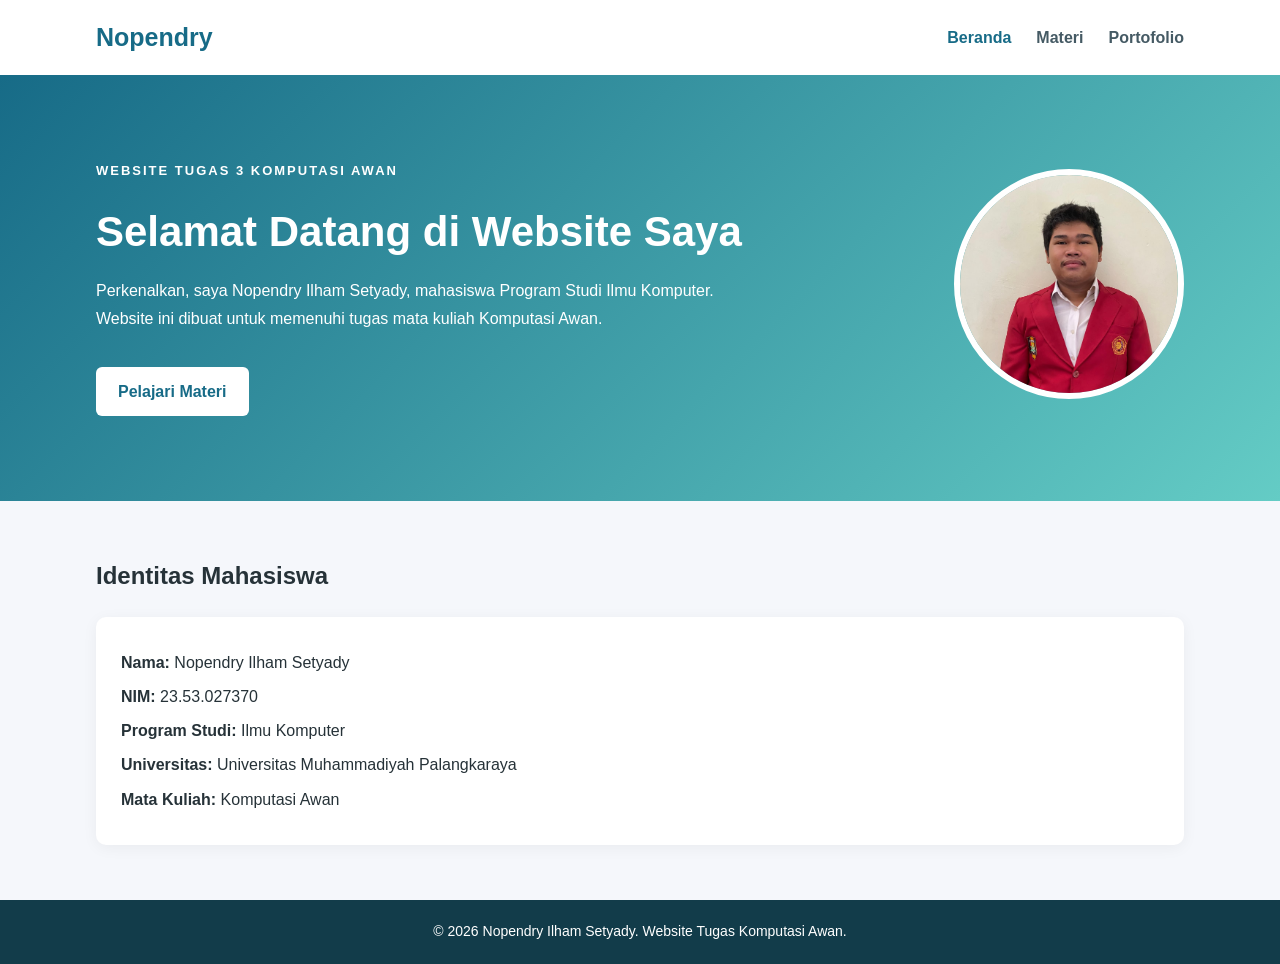
<file: index.html>
<!DOCTYPE html>
<html lang="id">
<head>
    <meta charset="UTF-8">
    <meta name="viewport" content="width=device-width, initial-scale=1.0">

    <title>Beranda | Nopendry</title>

    <link rel="stylesheet" href="css/style.css">
</head>
<body>

    <!-- HEADER DAN MENU NAVIGASI -->
    <header>
        <div class="container navbar">

            <h2 class="logo">Nopendry</h2>

            <nav>
                <a href="index.html" class="active">Beranda</a>
                <a href="materi.html">Materi</a>
                <a href="portofolio.html">Portofolio</a>
            </nav>

        </div>
    </header>


    <!-- BAGIAN BERANDA -->
    <section class="hero">
        <div class="container hero-content">

            <!-- TEKS PERKENALAN -->
            <div class="hero-text">

                <p class="subtitle">
                    WEBSITE TUGAS 3 KOMPUTASI AWAN
                </p>

                <h1>Selamat Datang di Website Saya</h1>

                <p>
                    Perkenalkan, saya Nopendry Ilham Setyady,
                    mahasiswa Program Studi Ilmu Komputer.
                    Website ini dibuat untuk memenuhi tugas
                    mata kuliah Komputasi Awan.
                </p>

                <a href="materi.html" class="btn">
                    Pelajari Materi
                </a>

            </div>


            <!-- FOTO PROFIL -->
            <div class="hero-image">
                <img src="img/foto-profil.jpeg" alt="Foto Nopendry">
            </div>

        </div>
    </section>


    <!-- IDENTITAS MAHASISWA -->
    <section class="identitas container">

        <h2>Identitas Mahasiswa</h2>

        <div class="identity-card">

            <p>
                <strong>Nama:</strong>
                Nopendry Ilham Setyady
            </p>

            <p>
                <strong>NIM:</strong>
                23.53.027370
            </p>

            <p>
                <strong>Program Studi:</strong>
                Ilmu Komputer
            </p>

            <p>
                <strong>Universitas:</strong>
                Universitas Muhammadiyah Palangkaraya
            </p>

            <p>
                <strong>Mata Kuliah:</strong>
                Komputasi Awan
            </p>

        </div>

    </section>


    <!-- FOOTER -->
    <footer>
        <p>
            &copy; 2026 Nopendry Ilham Setyady.
            Website Tugas Komputasi Awan.
        </p>
    </footer>

</body>
</html>
</file>
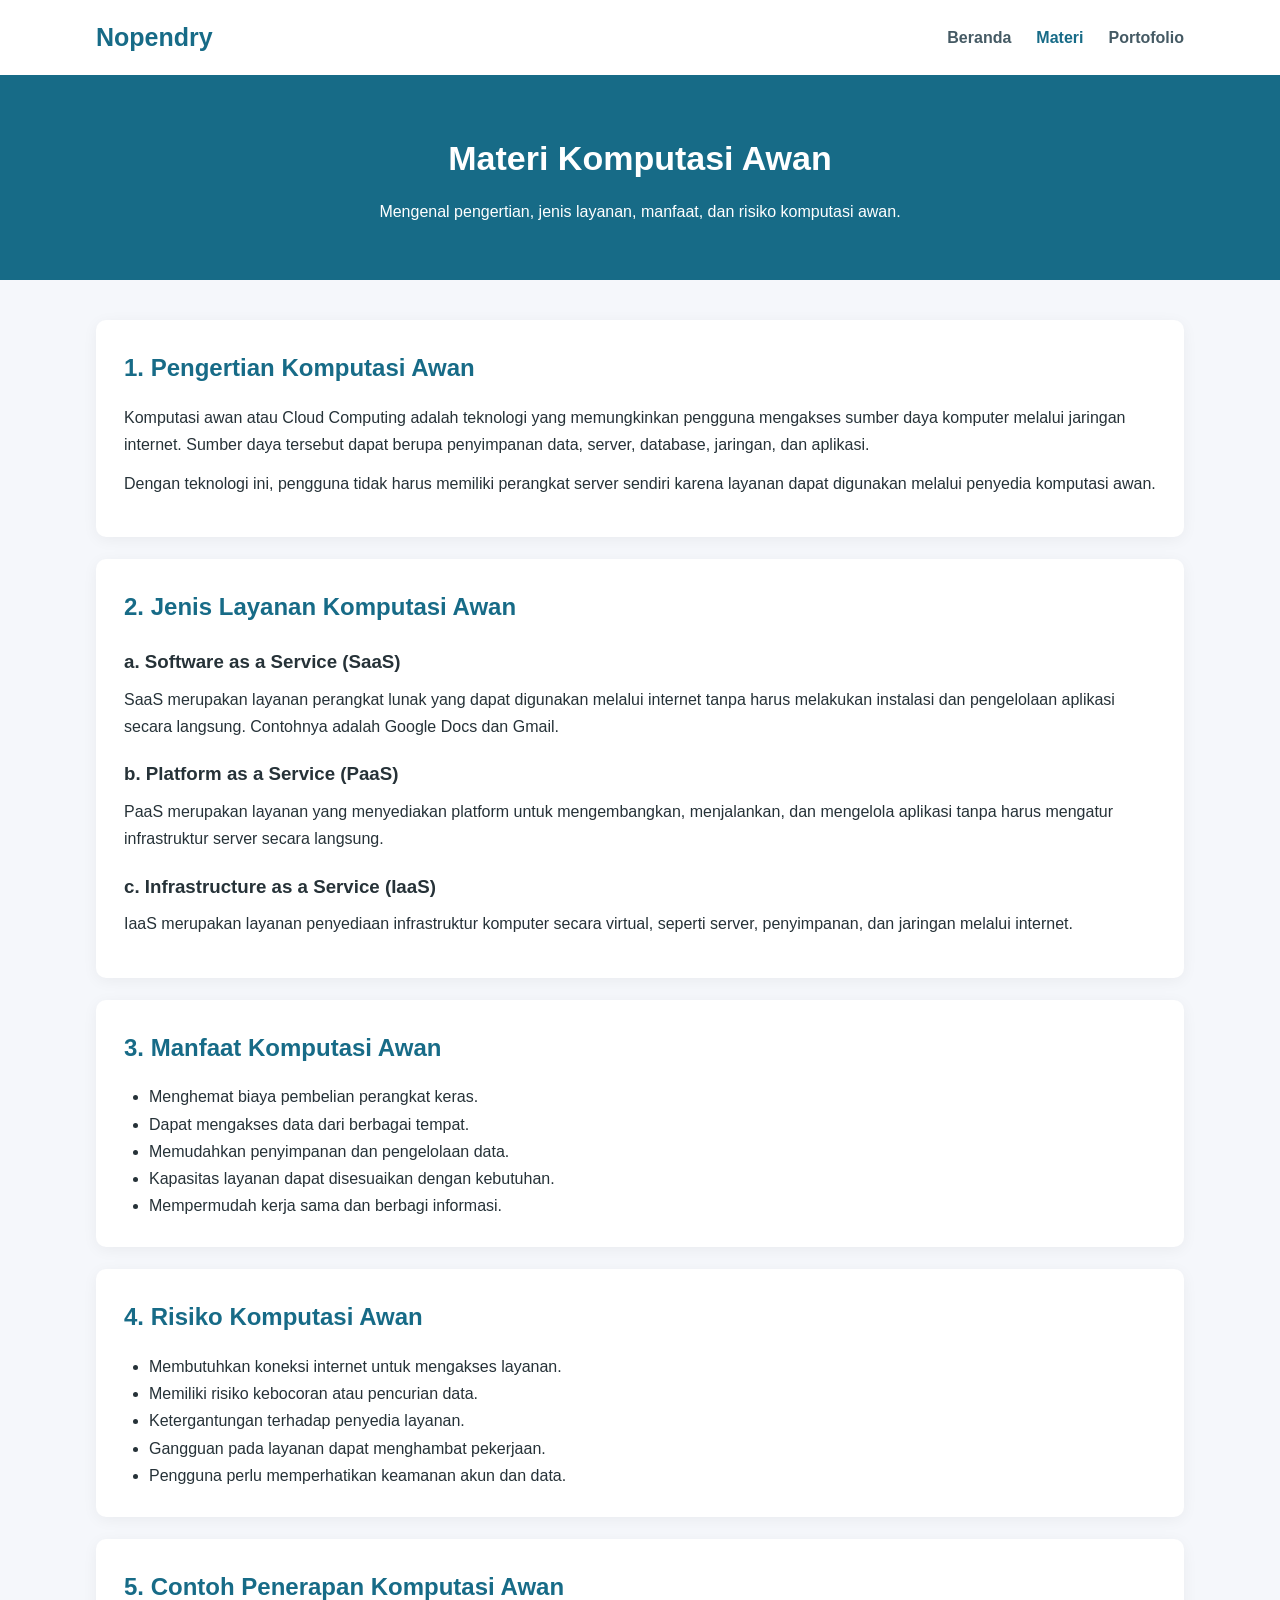
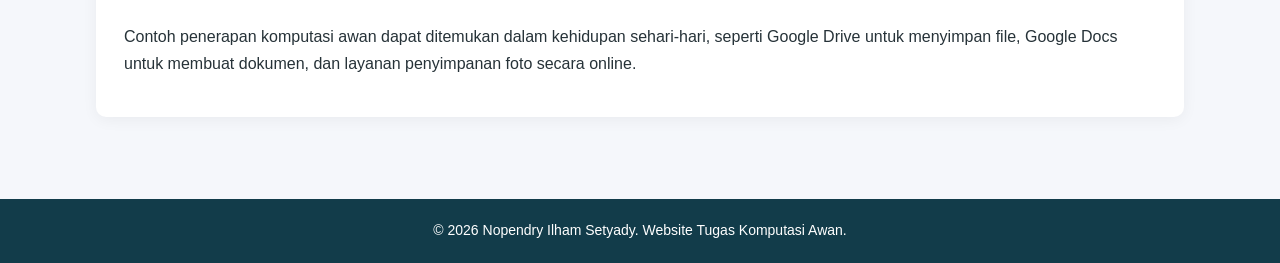
<file: materi.html>
<!DOCTYPE html>
<html lang="id">
<head>
    <meta charset="UTF-8">
    <meta name="viewport" content="width=device-width, initial-scale=1.0">
    <title>Materi Komputasi Awan | Nopendry</title>
    <link rel="stylesheet" href="css/style.css">
</head>
<body>

    <header>
        <div class="container navbar">
            <h2 class="logo">Nopendry</h2>

            <nav>
                <a href="index.html">Beranda</a>
                <a href="materi.html" class="active">Materi</a>
                <a href="portofolio.html">Portofolio</a>
            </nav>
        </div>
    </header>

    <section class="page-title">
        <div class="container">
            <h1>Materi Komputasi Awan</h1>
            <p>Mengenal pengertian, jenis layanan, manfaat, dan risiko komputasi awan.</p>
        </div>
    </section>

    <main class="container content">

        <article class="content-card">
            <h2>1. Pengertian Komputasi Awan</h2>
            <p>
                Komputasi awan atau Cloud Computing adalah teknologi
                yang memungkinkan pengguna mengakses sumber daya
                komputer melalui jaringan internet. Sumber daya tersebut
                dapat berupa penyimpanan data, server, database,
                jaringan, dan aplikasi.
            </p>
            <p>
                Dengan teknologi ini, pengguna tidak harus memiliki
                perangkat server sendiri karena layanan dapat digunakan
                melalui penyedia komputasi awan.
            </p>
        </article>

        <article class="content-card">
            <h2>2. Jenis Layanan Komputasi Awan</h2>

            <h3>a. Software as a Service (SaaS)</h3>
            <p>
                SaaS merupakan layanan perangkat lunak yang dapat
                digunakan melalui internet tanpa harus melakukan
                instalasi dan pengelolaan aplikasi secara langsung.
                Contohnya adalah Google Docs dan Gmail.
            </p>

            <h3>b. Platform as a Service (PaaS)</h3>
            <p>
                PaaS merupakan layanan yang menyediakan platform
                untuk mengembangkan, menjalankan, dan mengelola
                aplikasi tanpa harus mengatur infrastruktur server
                secara langsung.
            </p>

            <h3>c. Infrastructure as a Service (IaaS)</h3>
            <p>
                IaaS merupakan layanan penyediaan infrastruktur
                komputer secara virtual, seperti server, penyimpanan,
                dan jaringan melalui internet.
            </p>
        </article>

        <article class="content-card">
            <h2>3. Manfaat Komputasi Awan</h2>
            <ul>
                <li>Menghemat biaya pembelian perangkat keras.</li>
                <li>Dapat mengakses data dari berbagai tempat.</li>
                <li>Memudahkan penyimpanan dan pengelolaan data.</li>
                <li>Kapasitas layanan dapat disesuaikan dengan kebutuhan.</li>
                <li>Mempermudah kerja sama dan berbagi informasi.</li>
            </ul>
        </article>

        <article class="content-card">
            <h2>4. Risiko Komputasi Awan</h2>
            <ul>
                <li>Membutuhkan koneksi internet untuk mengakses layanan.</li>
                <li>Memiliki risiko kebocoran atau pencurian data.</li>
                <li>Ketergantungan terhadap penyedia layanan.</li>
                <li>Gangguan pada layanan dapat menghambat pekerjaan.</li>
                <li>Pengguna perlu memperhatikan keamanan akun dan data.</li>
            </ul>
        </article>

        <article class="content-card">
            <h2>5. Contoh Penerapan Komputasi Awan</h2>
            <p>
                Contoh penerapan komputasi awan dapat ditemukan dalam
                kehidupan sehari-hari, seperti Google Drive untuk
                menyimpan file, Google Docs untuk membuat dokumen,
                dan layanan penyimpanan foto secara online.
            </p>
        </article>

    </main>

    <footer>
        <p>&copy; 2026 Nopendry Ilham Setyady. Website Tugas Komputasi Awan.</p>
    </footer>

</body>
</html>
</file>
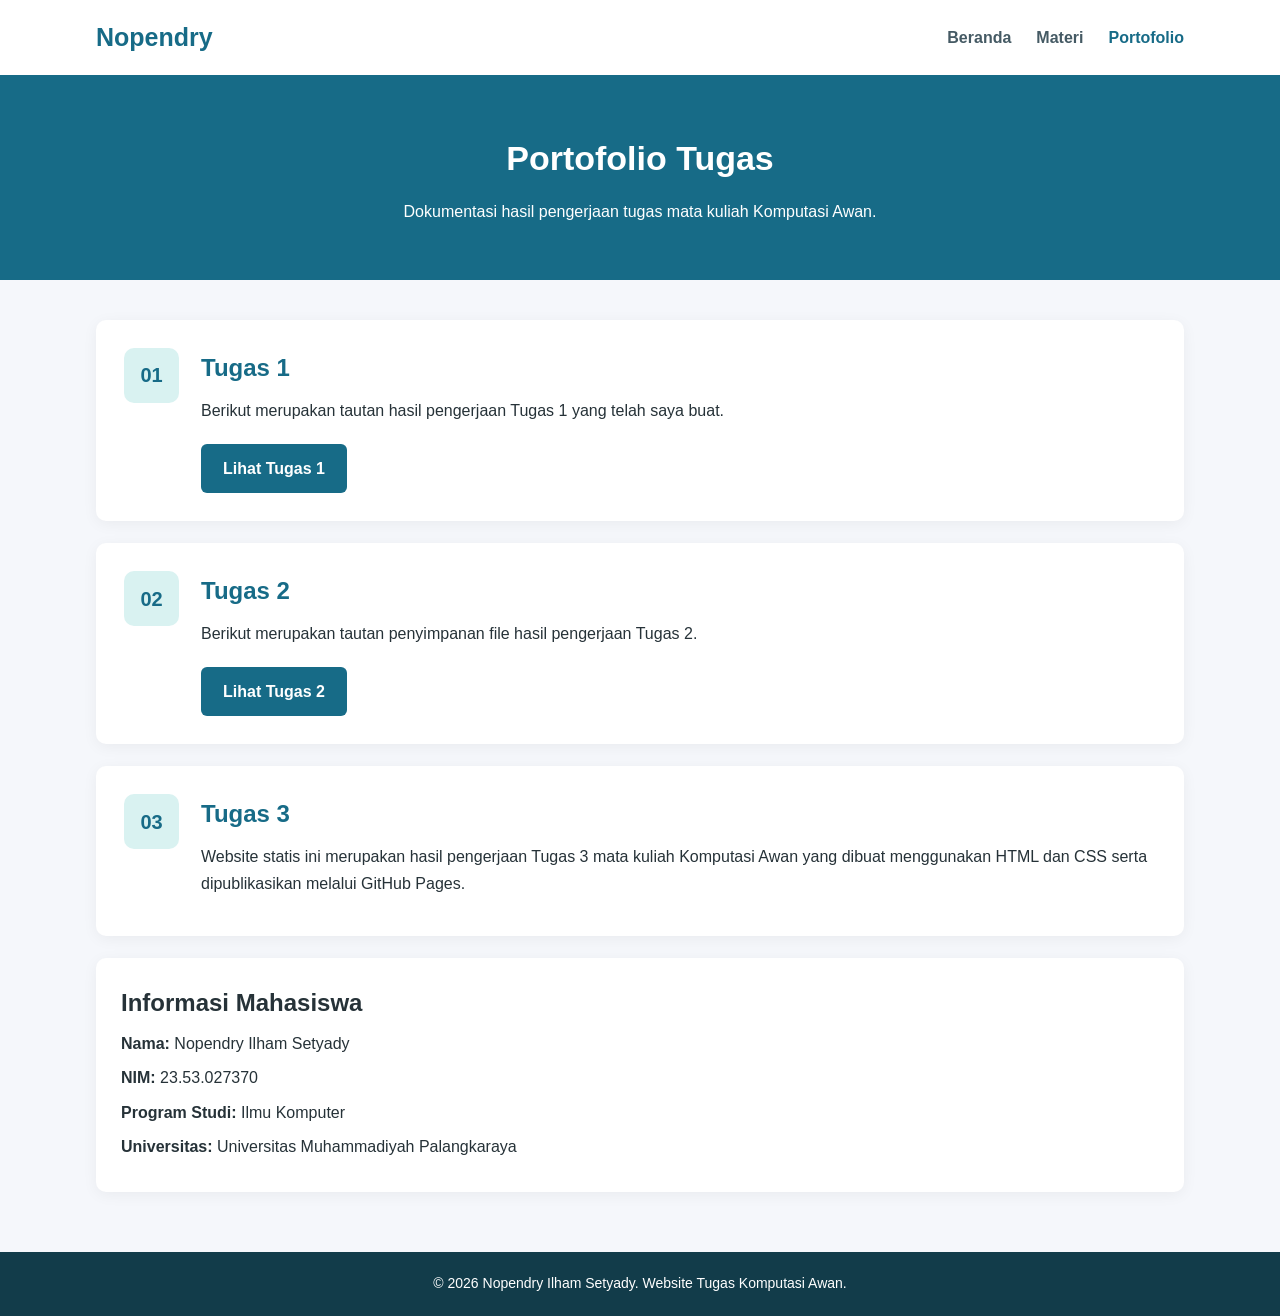
<file: portofolio.html>
<!DOCTYPE html>
<html lang="id">
<head>
    <meta charset="UTF-8">
    <meta name="viewport" content="width=device-width, initial-scale=1.0">
    <title>Portofolio Tugas | Nopendry</title>
    <link rel="stylesheet" href="css/style.css">
</head>
<body>

    <header>
        <div class="container navbar">
            <h2 class="logo">Nopendry</h2>

            <nav>
                <a href="index.html">Beranda</a>
                <a href="materi.html">Materi</a>
                <a href="portofolio.html" class="active">Portofolio</a>
            </nav>
        </div>
    </header>

    <section class="page-title">
        <div class="container">
            <h1>Portofolio Tugas</h1>
            <p>Dokumentasi hasil pengerjaan tugas mata kuliah Komputasi Awan.</p>
        </div>
    </section>

    <main class="container content">

        <div class="portfolio-card">
            <div class="portfolio-number">01</div>

            <div>
                <h2>Tugas 1</h2>
                <p>
                    Berikut merupakan tautan hasil pengerjaan Tugas 1
                    yang telah saya buat.
                </p>

                <a
                    href="https://sites.google.com/view/nopendry2353027370/halaman-muka"
                    target="_blank"
                    class="btn">
                    Lihat Tugas 1
                </a>
            </div>
        </div>

        <div class="portfolio-card">
            <div class="portfolio-number">02</div>

            <div>
                <h2>Tugas 2</h2>
                <p>
                    Berikut merupakan tautan penyimpanan file
                    hasil pengerjaan Tugas 2.
                </p>

                <a
                    href="https://drive.google.com/drive/folders/1BSX8RD8cPRwVY5KQLGEfryrmPrM7PKVG"
                    target="_blank"
                    class="btn">
                    Lihat Tugas 2
                </a>
            </div>
        </div>

        <div class="portfolio-card">
            <div class="portfolio-number">03</div>

            <div>
                <h2>Tugas 3</h2>
                <p>
                    Website statis ini merupakan hasil pengerjaan
                    Tugas 3 mata kuliah Komputasi Awan yang dibuat
                    menggunakan HTML dan CSS serta dipublikasikan
                    melalui GitHub Pages.
                </p>
            </div>
        </div>

        <section class="identity-card">
            <h2>Informasi Mahasiswa</h2>
            <p><strong>Nama:</strong> Nopendry Ilham Setyady</p>
            <p><strong>NIM:</strong> 23.53.027370</p>
            <p><strong>Program Studi:</strong> Ilmu Komputer</p>
            <p><strong>Universitas:</strong> Universitas Muhammadiyah Palangkaraya</p>
        </section>

    </main>

    <footer>
        <p>&copy; 2026 Nopendry Ilham Setyady. Website Tugas Komputasi Awan.</p>
    </footer>

</body>
</html>
</file>
<file: css/style.css>
* {
    margin: 0;
    padding: 0;
    box-sizing: border-box;
}

body {
    font-family: Arial, Helvetica, sans-serif;
    background-color: #f5f7fb;
    color: #263238;
    line-height: 1.7;
}

.container {
    width: 85%;
    max-width: 1100px;
    margin: auto;
}

/* Navbar */
header {
    background-color: #ffffff;
    box-shadow: 0 2px 10px rgba(0, 0, 0, 0.06);
}

.navbar {
    min-height: 75px;
    display: flex;
    justify-content: space-between;
    align-items: center;
}

.logo {
    color: #176b87;
    font-size: 25px;
    font-weight: bold;
}

nav {
    display: flex;
    gap: 25px;
}

nav a {
    color: #455a64;
    text-decoration: none;
    font-weight: bold;
    transition: 0.3s;
}

nav a:hover,
nav a.active {
    color: #176b87;
}

/* Beranda */
.hero {
    background: linear-gradient(135deg, #176b87, #64ccc5);
    color: white;
    padding: 85px 0;
}

.hero-content {
    display: flex;
    justify-content: space-between;
    align-items: center;
    gap: 50px;
}

.hero-text {
    max-width: 650px;
}

.subtitle {
    font-size: 13px;
    letter-spacing: 2px;
    font-weight: bold;
    margin-bottom: 15px;
}

.hero h1 {
    font-size: 42px;
    line-height: 1.2;
    margin-bottom: 20px;
}

.hero-text p {
    margin-bottom: 25px;
}

.hero-image img {
    width: 230px;
    height: 230px;
    object-fit: cover;
    border-radius: 50%;
    border: 6px solid white;
}

/* Tombol */
.btn {
    display: inline-block;
    background-color: #176b87;
    color: white;
    padding: 11px 22px;
    border-radius: 6px;
    text-decoration: none;
    font-weight: bold;
    margin-top: 10px;
    transition: 0.3s;
}

.hero .btn {
    background-color: white;
    color: #176b87;
}

.btn:hover {
    background-color: #0e4f68;
    color: white;
}

/* Identitas */
.identitas {
    padding-top: 55px;
    padding-bottom: 55px;
}

.identitas h2 {
    margin-bottom: 20px;
}

.identity-card {
    background-color: white;
    padding: 25px;
    border-radius: 10px;
    box-shadow: 0 3px 15px rgba(0, 0, 0, 0.05);
}

.identity-card p {
    margin: 7px 0;
}

/* Judul halaman */
.page-title {
    background-color: #176b87;
    color: white;
    text-align: center;
    padding: 55px 15px;
}

.page-title h1 {
    font-size: 34px;
    margin-bottom: 10px;
}

/* Konten materi dan portofolio */
.content {
    padding-top: 40px;
    padding-bottom: 60px;
}

.content-card,
.portfolio-card {
    background-color: white;
    padding: 28px;
    margin-bottom: 22px;
    border-radius: 10px;
    box-shadow: 0 3px 15px rgba(0, 0, 0, 0.05);
}

.content-card h2 {
    color: #176b87;
    margin-bottom: 15px;
}

.content-card h3 {
    margin-top: 18px;
    margin-bottom: 8px;
}

.content-card p {
    margin-bottom: 12px;
}

.content-card ul {
    padding-left: 25px;
}

/* Portofolio */
.portfolio-card {
    display: flex;
    align-items: flex-start;
    gap: 22px;
}

.portfolio-number {
    background-color: #d9f2f1;
    color: #176b87;
    min-width: 55px;
    height: 55px;
    display: flex;
    justify-content: center;
    align-items: center;
    border-radius: 10px;
    font-size: 20px;
    font-weight: bold;
}

.portfolio-card h2 {
    color: #176b87;
    margin-bottom: 8px;
}

.portfolio-card p {
    margin-bottom: 10px;
}

/* Footer */
footer {
    background-color: #123c4a;
    color: white;
    text-align: center;
    padding: 20px;
    font-size: 14px;
}

/* Tampilan HP */
@media (max-width: 768px) {
    .container {
        width: 90%;
    }

    .navbar {
        flex-direction: column;
        padding: 18px 0;
        gap: 15px;
    }

    nav {
        gap: 15px;
        flex-wrap: wrap;
        justify-content: center;
    }

    .hero-content {
        flex-direction: column-reverse;
        text-align: center;
    }

    .hero h1 {
        font-size: 32px;
    }

    .hero-image img {
        width: 180px;
        height: 180px;
    }

    .page-title h1 {
        font-size: 28px;
    }

    .portfolio-card {
        flex-direction: column;
    }
}
</file>
